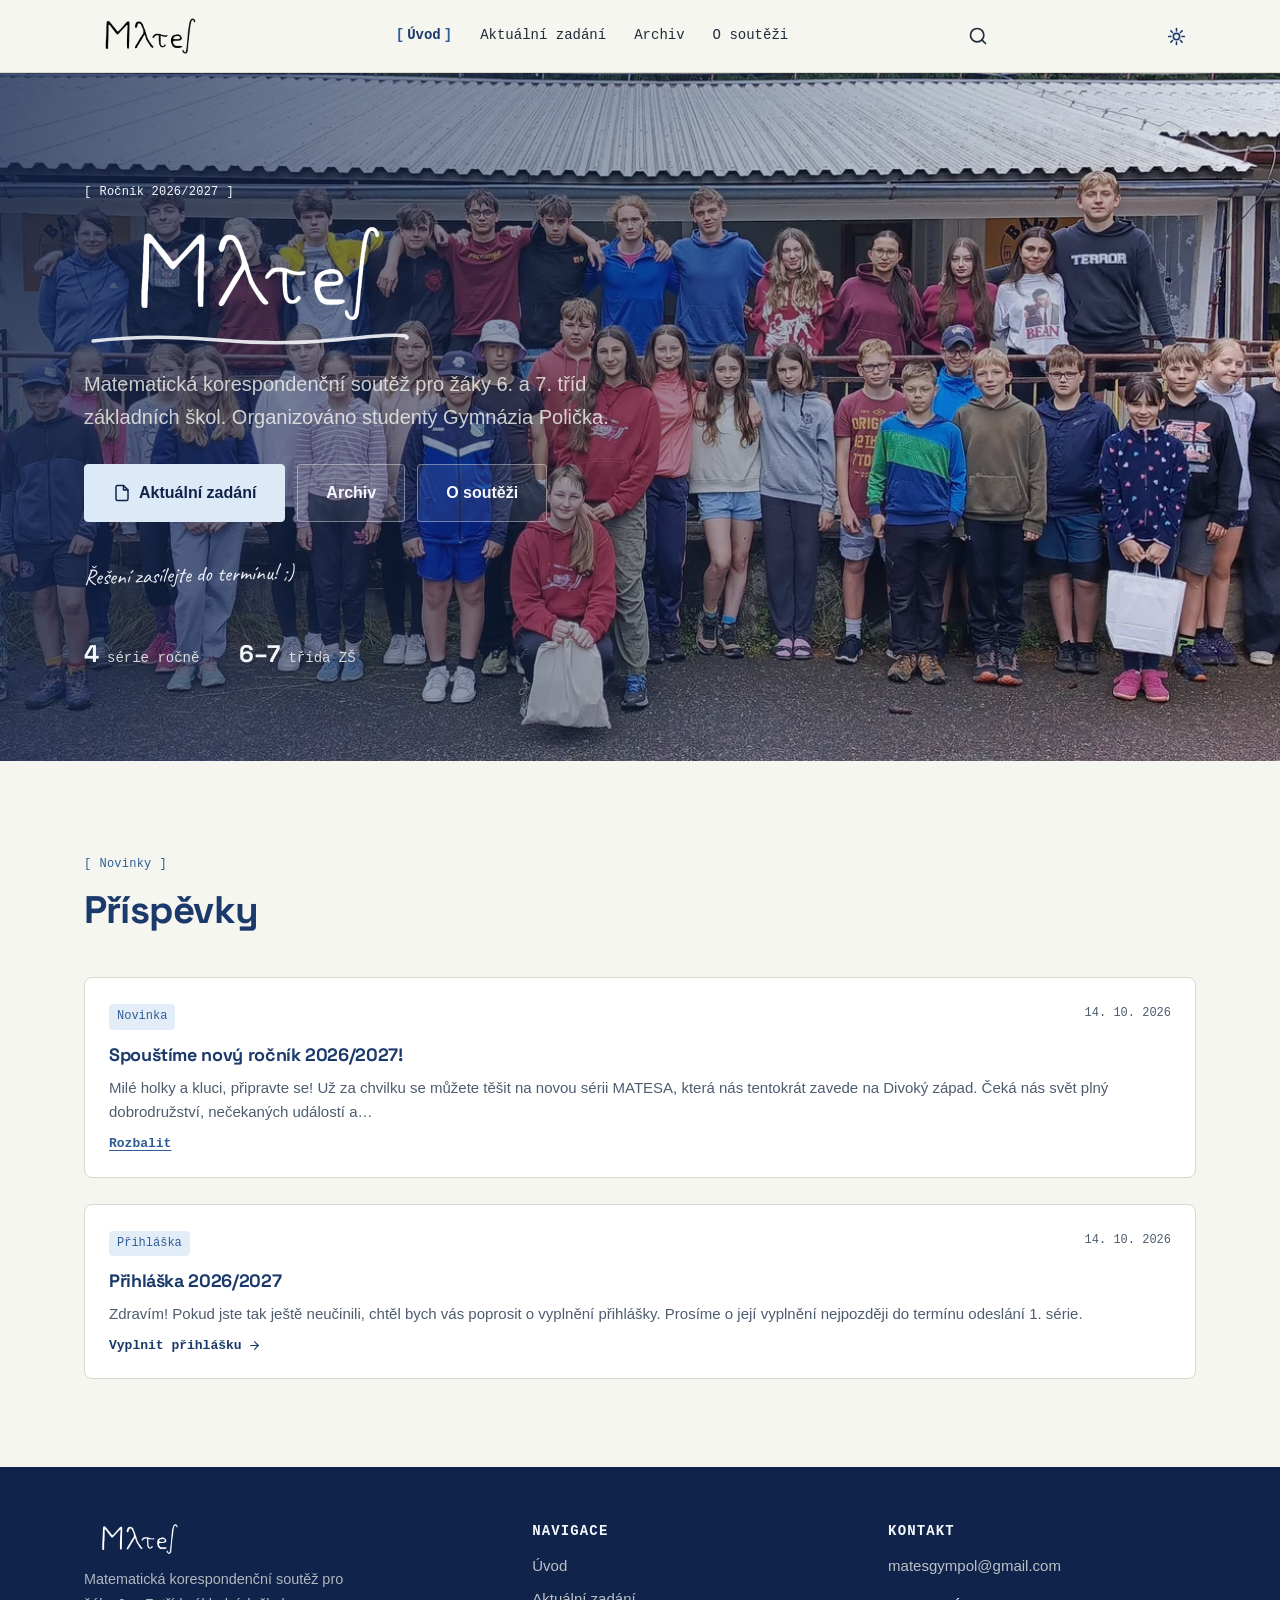
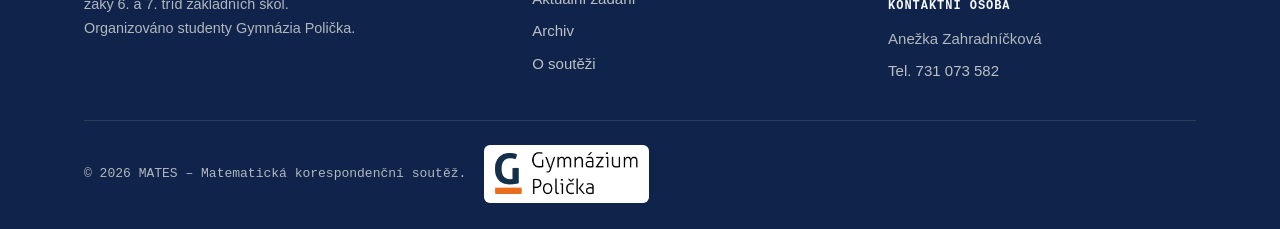
<file: index.html>
<!DOCTYPE html>
<html lang="cs">
<head>
<meta charset="UTF-8">
<meta name="viewport" content="width=device-width, initial-scale=1">
<title>MATES – Matematická korespondenční soutěž pro žáky 6. a 7. tříd</title>
<meta name="description" content="MATES (matesgympolicka) – matematická korespondenční soutěž pro žáky 6. a 7. tříd základních škol. Organizuje Gymnázium Polička. Řešte úlohy, soutěžte s ostatními a rozvíjejte matematické dovednosti.">
<meta name="keywords" content="matematická soutěž, MATES, matesgympolicka, matesgympol, gympolicka mates, matematická korespondenční soutěž, Gymnázium Polička, matematika pro žáky, matematické úlohy, soutěž ZŠ, matematika 6. třída, matematika 7. třída, Polička matematika, matematická olympiáda, korespondenční soutěž, matematika ke stažení, matematické příklady, matematika pro děti, soutěž z matematiky, matematická hádanka, logické úlohy">
<link rel="canonical" href="https://matesgympolicka.me/">
<link rel="alternate" hreflang="cs" href="https://matesgympolicka.me/">
<link rel="icon" href="assets/images/favicon.png" type="image/png">
<link rel="apple-touch-icon" href="assets/images/apple-touch-icon.png">
<meta name="theme-color" content="#1B3A6B" media="(prefers-color-scheme: light)">
<meta name="theme-color" content="#0F1729" media="(prefers-color-scheme: dark)">
<meta property="og:type" content="website">
<meta property="og:title" content="MATES – Matematická korespondenční soutěž pro žáky 6. a 7. tříd">
<meta property="og:description" content="Matematická korespondenční soutěž pro žáky 6. a 7. tříd základních škol. Řešte úlohy, soutěžte s ostatními a rozvíjejte své matematické dovednosti.">
<meta property="og:image" content="https://matesgympolicka.me/assets/images/back1.webp">
<meta property="og:url" content="https://matesgympolicka.me/">
<meta property="og:locale" content="cs_CZ">
<meta property="og:site_name" content="MATES – Matematická korespondenční soutěž">
<meta name="twitter:card" content="summary_large_image">
<meta name="twitter:title" content="MATES – Matematická korespondenční soutěž pro žáky 6. a 7. tříd">
<meta name="twitter:description" content="Matematická korespondenční soutěž pro žáky 6. a 7. tříd základních škol. Řešte úlohy, soutěžte s ostatními a rozvíjejte své matematické dovednosti.">
<meta name="twitter:image" content="https://matesgympolicka.me/assets/images/back1.webp">
<link rel="preload" as="image" href="assets/images/back26-4.webp">
<script type="application/ld+json">
{
  "@context": "https://schema.org",
  "@type": "EducationalOrganization",
  "name": "MATES – Matematická korespondenční soutěž",
  "description": "Matematická korespondenční soutěž pro žáky 6. a 7. tříd základních škol",
  "url": "https://matesgympolicka.me/",
  "logo": "https://matesgympolicka.me/assets/images/logo.webp",
  "parentOrganization": {
    "@type": "EducationalOrganization",
    "name": "Gymnázium Polička",
    "url": "https://www.gympolicka.cz"
  },
  "contactPoint": {
    "@type": "ContactPoint",
    "email": "matesgympol@gmail.com",
    "telephone": "+420-731-073-582",
    "contactType": "customer service",
    "availableLanguage": "Czech"
  },
  "sameAs": []
}
</script>

<script type="application/ld+json">
{
  "@context": "https://schema.org",
  "@type": "WebSite",
  "name": "MATES – Matematická korespondenční soutěž",
  "url": "https://matesgympolicka.me/",
  "description": "Matematická korespondenční soutěž pro žáky 6. a 7. tříd základních škol",
  "inLanguage": "cs",
  "potentialAction": {
    "@type": "SearchAction",
    "target": "https://matesgympolicka.me/vsechny-prispevky/?q={search_term_string}",
    "query-input": "required name=search_term_string"
  }
}
</script>
<script>(function(){var t=null;try{t=localStorage.getItem("mates-theme")}catch(e){}if(t!=="light"&&t!=="dark"){t=window.matchMedia&&matchMedia("(prefers-color-scheme: dark)").matches?"dark":"light"}document.documentElement.setAttribute("data-theme",t)})();</script>
<link rel="preconnect" href="https://fonts.googleapis.com">
<link rel="preconnect" href="https://fonts.gstatic.com" crossorigin>
<link href="https://fonts.googleapis.com/css2?family=Space+Grotesk:wght@500;600;700&family=Caveat:wght@600&display=swap" rel="stylesheet">
<link rel="stylesheet" href="style.css?v=9">
<meta name="robots" content="index, follow">

<script async src="https://www.googletagmanager.com/gtag/js?id=G-CM556R2S4N"></script>
<script>
  window.dataLayer = window.dataLayer || [];
  function gtag(){dataLayer.push(arguments);}
  gtag('js', new Date());
  gtag('config', 'G-CM556R2S4N');
</script>
</head>
<body>

<a class="skip-link" href="#main-content">Přeskočit na obsah</a>

<div class="chyba" id="chyba-obsah" hidden></div>

<header class="site-header" role="banner">
  <div class="container">
    <div class="nav">
      <a href="/" class="nav__brand" aria-label="MATES – Přejít na úvodní stránku">
        <picture><source type="image/avif" srcset="assets/images/logo.avif"><img loading="lazy" class="nav__logo" src="assets/images/logo.webp" alt="" width="398" height="114" aria-hidden="true"></picture>
      </a>

      <button type="button" class="nav__toggle" aria-controls="mobile-navigation" aria-expanded="false" aria-label="Otevřít menu">
        <span></span><span></span><span></span>
      </button>

      <nav aria-label="Hlavní navigace">
        <ul class="nav__menu">
          <li><a href="/" class="nav__link is-active" aria-current="page">Úvod</a></li>
          <li><a href="/aktualni-zadani" class="nav__link">Aktuální zadání</a></li>
          <li><a href="/archiv" class="nav__link">Archiv</a></li>
          <li><a href="/o-soutezi" class="nav__link">O soutěži</a></li>
        </ul>
      </nav>

      <button type="button" class="nav__search" id="search-toggle" aria-label="Hledat" aria-expanded="false">
        <svg xmlns="http://www.w3.org/2000/svg" width="20" height="20" viewBox="0 0 24 24" fill="none" stroke="currentColor" stroke-width="2" stroke-linecap="round" stroke-linejoin="round" aria-hidden="true"><circle cx="11" cy="11" r="8"/><line x1="21" y1="21" x2="16.65" y2="16.65"/></svg>
      </button>

      <button type="button" class="theme-toggle" aria-label="Přepnout tmavý režim">
        <svg class="icon-sun" xmlns="http://www.w3.org/2000/svg" width="20" height="20" viewBox="0 0 24 24" fill="none" stroke="currentColor" stroke-width="2" stroke-linecap="round" stroke-linejoin="round" aria-hidden="true"><circle cx="12" cy="12" r="4"/><line x1="12" y1="2" x2="12" y2="5"/><line x1="12" y1="19" x2="12" y2="22"/><line x1="2" y1="12" x2="5" y2="12"/><line x1="19" y1="12" x2="22" y2="12"/><line x1="4.9" y1="4.9" x2="7" y2="7"/><line x1="17" y1="17" x2="19.1" y2="19.1"/><line x1="4.9" y1="19.1" x2="7" y2="17"/><line x1="17" y1="7" x2="19.1" y2="4.9"/></svg>
        <svg class="icon-moon" xmlns="http://www.w3.org/2000/svg" width="20" height="20" viewBox="0 0 24 24" fill="none" stroke="currentColor" stroke-width="2" stroke-linecap="round" stroke-linejoin="round" aria-hidden="true"><path d="M21 12.8A9 9 0 1 1 11.2 3a7 7 0 0 0 9.8 9.8z"/></svg>
      </button>
    </div>
  </div>
</header>

<div class="mobile-nav__overlay" id="mobile-nav-overlay" aria-hidden="true"></div>

<nav id="mobile-navigation" class="mobile-nav" aria-label="Mobilní navigace" aria-hidden="true">
  <div class="mobile-nav__header">
    <button type="button" class="mobile-nav__close" aria-label="Zavřít menu">
      <svg xmlns="http://www.w3.org/2000/svg" width="22" height="22" viewBox="0 0 24 24" fill="none" stroke="currentColor" stroke-width="2" stroke-linecap="round" stroke-linejoin="round"><line x1="18" y1="6" x2="6" y2="18"/><line x1="6" y1="6" x2="18" y2="18"/></svg>
    </button>
  </div>
  <div class="mobile-nav__content">
    <div class="mobile-nav__search">
      <input type="search" id="mobile-search-input" class="search__input" placeholder="Hledat…" aria-label="Vyhledat na webu" autocomplete="off">
      <div class="search__results" id="mobile-search-results" hidden></div>
    </div>
    <ul class="mobile-nav__list">
      <li><a href="/" class="is-active" aria-current="page">Úvod</a></li>
      <li><a href="/aktualni-zadani">Aktuální zadání</a></li>
      <li><a href="/archiv">Archiv</a></li>
      <li><a href="/o-soutezi">O soutěži</a></li>
    </ul>
  </div>
  <div class="mobile-nav__footer">
    <h4>Kontakt</h4>
    <a data-z="email-link" href="mailto:matesgympol@gmail.com">matesgympol@gmail.com</a>
    <span data-z="skola">Gymnázium Polička</span>
    <button type="button" class="theme-toggle" aria-label="Přepnout tmavý režim">
      <svg class="icon-sun" xmlns="http://www.w3.org/2000/svg" width="20" height="20" viewBox="0 0 24 24" fill="none" stroke="currentColor" stroke-width="2" stroke-linecap="round" stroke-linejoin="round" aria-hidden="true"><circle cx="12" cy="12" r="4"/><line x1="12" y1="2" x2="12" y2="5"/><line x1="12" y1="19" x2="12" y2="22"/><line x1="2" y1="12" x2="5" y2="12"/><line x1="19" y1="12" x2="22" y2="12"/><line x1="4.9" y1="4.9" x2="7" y2="7"/><line x1="17" y1="17" x2="19.1" y2="19.1"/><line x1="4.9" y1="19.1" x2="7" y2="17"/><line x1="17" y1="7" x2="19.1" y2="4.9"/></svg>
      <svg class="icon-moon" xmlns="http://www.w3.org/2000/svg" width="20" height="20" viewBox="0 0 24 24" fill="none" stroke="currentColor" stroke-width="2" stroke-linecap="round" stroke-linejoin="round" aria-hidden="true"><path d="M21 12.8A9 9 0 1 1 11.2 3a7 7 0 0 0 9.8 9.8z"/></svg>
      <span>Tmavý režim</span>
    </button>
  </div>
</nav>

<main id="main-content">

  <section class="hero" aria-label="Úvodní sekce">
    <div class="hero__bg" id="hero-fotka"></div>

    <div class="container">
      <div class="hero__content">
        <span class="eyebrow" id="hero-stav">Ročník 2025/2026 · aktivní</span>
        <h1 class="hero__title"><picture><source type="image/avif" srcset="assets/images/logo-white.avif"><img class="hero__logo" src="assets/images/logo-white.webp" alt="MATES" width="699" height="201"></picture></h1>
        <svg class="chalk-underline" viewBox="0 0 300 14" preserveAspectRatio="none" aria-hidden="true">
          <path d="M3 9 Q 60 2 120 8 T 240 7 T 297 6" fill="none" stroke="currentColor" stroke-width="3.5" stroke-linecap="round"/>
        </svg>
        <p class="hero__subtitle" id="hero-podtitulek"></p>
        <div class="hero__actions">
          <a href="/aktualni-zadani" class="btn btn-chalk btn-lg">
            <svg xmlns="http://www.w3.org/2000/svg" width="18" height="18" viewBox="0 0 24 24" fill="none" stroke="currentColor" stroke-width="2" stroke-linecap="round" stroke-linejoin="round"><path d="M14 2H6a2 2 0 0 0-2 2v16a2 2 0 0 0 2 2h12a2 2 0 0 0 2-2V8z"/><polyline points="14 2 14 8 20 8"/></svg>
            Aktuální zadání
          </a>
          <a href="/archiv" class="btn btn-ghost btn-lg">Archiv</a>
          <a href="/o-soutezi" class="btn btn-ghost btn-lg">O soutěži</a>
        </div>
        <p class="hero__note" id="hero-poznamka" hidden></p>
        <div class="hero__stats" id="hero-statistiky"></div>
      </div>
    </div>
  </section>

  <section class="section" id="prispevky">
    <div class="container">
      <div class="section__head">
        <span class="eyebrow">Novinky</span>
        <h2 class="section__title"><a href="/vsechny-prispevky">Příspěvky</a></h2>
      </div>
      <div class="posts-grid" id="posts-grid" aria-live="polite" aria-busy="true">
      <div class="skeleton--card"><div class="skeleton skeleton--title"></div><div class="skeleton skeleton--text"></div><div class="skeleton skeleton--text" style="width:60%"></div></div>
      <div class="skeleton--card"><div class="skeleton skeleton--title"></div><div class="skeleton skeleton--text"></div></div>
      <div class="skeleton--card"><div class="skeleton skeleton--title"></div><div class="skeleton skeleton--text"></div></div></div>
    </div>
  </section>

</main>

<footer class="site-footer" role="contentinfo">
  <div class="container">
    <div class="footer-top">
      <div>
        <div class="footer-brand"><picture><source type="image/avif" srcset="assets/images/logo-white.avif"><img loading="lazy" class="footer-logo" src="assets/images/logo-white.webp" alt="" width="699" height="201" aria-hidden="true"></picture></div>
        <p class="footer-desc">Matematická korespondenční soutěž pro žáky 6. a 7. tříd základních škol. Organizováno studenty Gymnázia Polička.</p>
      </div>
      <div>
        <h4 class="footer-heading">Navigace</h4>
        <nav class="footer-links" aria-label="Patička navigace">
          <a href="/">Úvod</a>
          <a href="/aktualni-zadani">Aktuální zadání</a>
          <a href="/archiv">Archiv</a>
          <a href="/o-soutezi">O soutěži</a>
        </nav>
      </div>
      <div>
        <h4 class="footer-heading">Kontakt</h4>
        <div class="footer-links">
          <a data-z="email-link" href="mailto:matesgympol@gmail.com">matesgympol@gmail.com</a>
          <span class="footer-subhead">Kontaktní osoba</span>
          <span data-z="osoba">Anežka Zahradníčková</span>
          <a data-z="telefon" href="tel:731073582">Tel. 731 073 582</a>
        </div>
      </div>
    </div>
    <div class="footer-bottom">
      <span class="footer-bottom__group">
        <span>&copy; <span data-z="rok-letos">2026</span> MATES – Matematická korespondenční soutěž.</span>
        <a class="footer-school-logo" href="https://www.gympolicka.cz" target="_blank" rel="noopener" aria-label="Gymnázium Polička – web školy"><picture><source type="image/avif" srcset="assets/images/skola-logo.avif"><img loading="lazy" src="assets/images/skola-logo.webp" alt="Gymnázium Polička" width="487" height="159"></picture></a>
      </span>
    </div>
  </div>
</footer>

<script src="obsah.js?v=9"></script>
<script src="main.js?v=9"></script>
</body>
</html>
</file>
<file: style.css>
:root {
  color-scheme: light;
  --ink: #1B3A6B;
  --ink-2: #10234A;
  --paper: #F5F6EF;
  --paper-2: #ECEEE3;
  --box: #F0F1EB;
  --chalk: #F4F7FB;   
  --chalk-deep: #2F5D94; 
  --coral: #C6512F;
  --coral-bg: #FBEAE2;
  --line: #DAD9CC;
  --text: #202B38;      
  --text-muted: #4E5C70; 
  --white: #FFFFFF;

  
  --blue-50: #E3EDF8;
  --blue-100: #DCE9F7;
  --blue-200: #C9DDF2;

  --hero-bg: #10234A;
  --shadow-hdr: 0 6px 20px rgba(16,35,74,0.14);

  --font-display: "Space Grotesk", "Segoe UI", sans-serif;
  --font-body: -apple-system, BlinkMacSystemFont, "Segoe UI", Roboto, "Helvetica Neue", Arial, sans-serif;
  --font-mono: ui-monospace, "Cascadia Mono", "Segoe UI Mono", Menlo, Consolas, monospace;
  --font-hand: "Caveat", "Segoe Script", cursive;

  
  --text-xs: 0.75rem; --text-sm: 0.875rem; --text-md: 1.0625rem;
  --text-lg: 1.125rem; --text-xl: 1.375rem; --text-2xl: 1.75rem; --text-3xl: 2.4rem;
  
  --dur-1: 0.15s; --dur-2: 0.25s; --dur-3: 0.4s;

  --radius-sm: 4px;
  --radius-md: 8px;
  --container: 1160px;
  --pad: 24px;
  --gap-section: 88px;

  --ease: cubic-bezier(0.4, 0, 0.2, 1);
}


[data-theme="dark"] {
  color-scheme: dark;
  --ink: #DCE5F1;
  --ink-2: #0A111F;
  --paper: #0F1729;
  --paper-2: #16213A;
  --box: #1D2B48;
  --chalk: #F4F7FB;
  --chalk-deep: #8FB4E0;
  --coral: #E37E5A;
  --coral-bg: #3A241C;
  --line: rgba(220,231,245,0.14);
  --text: #C9D4E2;
  --text-muted: #9AA7BA; 
  --white: #17223B;
  --blue-50: #22355A;
  --blue-100: #2A3F68;
  --blue-200: #33507F;
  --hero-bg: #0B1526;
  --shadow-hdr: 0 6px 20px rgba(0,0,0,0.5);
}
[data-theme="dark"] .btn-primary:hover { background: var(--blue-200); border-color: var(--blue-200); color: var(--ink-2); }
[data-theme="dark"] .btn-chalk { color: var(--chalk); }
[data-theme="dark"] .btn-chalk:hover { color: var(--chalk); }
[data-theme="dark"] .skip-link { color: var(--ink-2); }
[data-theme="dark"] .info-item__logo, [data-theme="dark"] .footer-school-logo img { background: #fff; }

[data-theme="dark"] .archiv-link { border-color: var(--line); }
[data-theme="dark"] a.archiv-link:hover { border-color: var(--chalk-deep); background: var(--blue-50); }
@media (max-width: 900px) { .nav .theme-toggle { display: none; } }


*, *::before, *::after { box-sizing: border-box; margin: 0; padding: 0; }
html { -webkit-font-smoothing: antialiased; scroll-padding-top: 84px; transition: color 0.3s ease, background-color 0.3s ease; }
body {
  font-family: var(--font-body);
  font-size: 1rem;
  color: var(--text);
  background: var(--paper);
  line-height: 1.65;
  overflow-x: hidden;
  min-height: 100vh;
  display: flex;
  flex-direction: column;
  transition: background-color 0.35s ease, color 0.35s ease;
}
main { flex: 1; }
img { max-width: 100%; height: auto; display: block; }
a { color: inherit; text-decoration: none; }
ul, ol { list-style: none; }
button { font: inherit; cursor: pointer; background: none; border: none; color: inherit; }
h1, h2, h3, h4 {
  font-family: var(--font-display);
  color: var(--ink);
  line-height: 1.2;
  font-weight: 700;
  letter-spacing: -0.02em;
}
p { margin-bottom: 1rem; }
p:last-child { margin-bottom: 0; }
svg { display: block; }

:focus-visible { outline: 2px solid var(--chalk-deep); outline-offset: 2px; }
::selection { background: var(--chalk-deep); color: var(--paper); }
.hero :focus-visible, .page-hero :focus-visible, .site-footer :focus-visible, .btn-ghost:focus-visible { outline-color: rgba(244,247,251,0.95); }

@media (prefers-reduced-motion: reduce) {
  * { animation-duration: 0.01ms !important; transition-duration: 0.01ms !important; }
}


.container { max-width: var(--container); margin: 0 auto; padding: 0 var(--pad); }
.section { padding: var(--gap-section) 0; }
.section--alt { background: var(--paper-2); }
.section__head { margin-bottom: 44px; }
.section__head .eyebrow { margin-bottom: 12px; }
.section__title { font-size: clamp(1.75rem, 4vw, 2.4rem); }

.sr-only {
  position: absolute; width: 1px; height: 1px; padding: 0; margin: -1px;
  overflow: hidden; clip: rect(0,0,0,0); white-space: nowrap; border: 0;
}

.skip-link {
  position: absolute; top: -100%; left: 16px;
  background: var(--ink); color: var(--white);
  padding: 10px 18px; border-radius: 0 0 var(--radius-sm) var(--radius-sm);
  z-index: 9999; font-weight: 600; font-family: var(--font-mono); font-size: 0.85rem;
}
.skip-link:focus { top: 0; }


.eyebrow {
  display: inline-flex; align-items: center; gap: 8px;
  font-family: var(--font-mono); font-size: 0.75rem; font-weight: 500;
  letter-spacing: 0.02em; color: var(--chalk-deep);
}
.eyebrow::before { content: "["; }
.eyebrow::after { content: "]"; }


.btn {
  display: inline-flex; align-items: center; justify-content: center; gap: 8px;
  padding: 12px 22px; border-radius: var(--radius-sm);
  font-size: 0.9375rem; font-weight: 600;
  border: 1.5px solid transparent; transition: opacity 0.15s var(--ease), background-color 0.15s var(--ease), color 0.15s var(--ease);
  white-space: nowrap;
}
.btn:active { opacity: 0.88; }
.btn-primary { background: var(--ink); color: var(--paper); border-color: var(--ink); }
.btn-primary:hover { background: var(--ink-2); border-color: var(--ink-2); }
.btn-chalk { background: var(--blue-100); color: var(--ink-2); border-color: var(--blue-100); }
.btn-chalk:hover { background: var(--blue-200); border-color: var(--blue-200); }
.btn-outline { background: transparent; color: var(--ink); border-color: var(--ink); }
.btn-outline:hover { background: var(--ink); color: var(--paper); }
.btn-ghost { background: rgba(245,246,239,0.08); color: var(--chalk); border-color: rgba(245,246,239,0.4); }
.btn-ghost:hover { background: rgba(245,246,239,0.18); }
.btn-sm { padding: 8px 16px; font-size: 0.8125rem; }
.btn-lg { padding: 15px 28px; font-size: 1rem; }
.btn-full { width: 100%; }


.chyba {
  background: var(--coral-bg); color: var(--coral);
  border-bottom: 2px solid var(--coral);
  padding: 12px var(--pad); font-size: 0.875rem; font-weight: 600;
}


.site-header {
  position: sticky; top: 0; z-index: 1000;
  background: var(--paper);
  border-bottom: 1px solid var(--line);
  transition: box-shadow 0.25s var(--ease), background-color 0.35s ease, border-color 0.35s ease;
}
.site-header.is-scrolled { box-shadow: var(--shadow-hdr); }

.nav { display: flex; align-items: center; justify-content: space-between; height: 72px; gap: 16px; }
.nav__brand { display: flex; align-items: center; gap: 10px; font-family: var(--font-display); font-weight: 700; font-size: 1.25rem; color: var(--ink); }
.nav__logo { height: 38px; width: auto; transition: opacity 0.3s ease; }
.nav__brand-mark {
  display: flex; align-items: center; justify-content: center; width: 36px; height: 36px;
  background: var(--ink); color: var(--chalk); border-radius: var(--radius-sm);
  font-family: var(--font-mono); font-weight: 700; font-size: 0.95rem;
}

.theme-toggle {
  display: inline-flex; align-items: center; justify-content: center;
  width: 40px; height: 40px; border-radius: var(--radius-sm);
  color: var(--ink); background: transparent; border: 1px solid transparent;
  cursor: pointer; transition: background var(--dur-1) var(--ease), color var(--dur-1) var(--ease), border-color var(--dur-1) var(--ease);
}
.theme-toggle:hover { background: var(--paper-2); color: var(--chalk-deep); border-color: var(--line); }
.theme-toggle svg { width: 19px; height: 19px; }
.theme-toggle .icon-moon { display: none; }
[data-theme="dark"] .theme-toggle .icon-sun { display: none; }
[data-theme="dark"] .theme-toggle .icon-moon { display: block; }

.nav__toggle { display: none; }

.nav__menu { display: flex; align-items: center; gap: 4px; }
.nav__link {
  display: block; padding: 7px 12px; font-size: 0.875rem; font-weight: 500;
  color: var(--text); border-radius: var(--radius-sm); font-family: var(--font-mono);
}
.nav__link:hover { background: var(--paper-2); color: var(--ink); }
.nav__link.is-active { color: var(--ink); font-weight: 600; }
.nav__link.is-active::before { content: "["; color: var(--chalk-deep); margin-right: 3px; }
.nav__link.is-active::after { content: "]"; color: var(--chalk-deep); margin-left: 3px; }

@media (max-width: 900px) {
  .nav__menu { display: none; }
  .nav > nav { display: none; }
  .nav__toggle {
    display: flex; flex-direction: column; justify-content: center; align-items: center;
    gap: 5px; width: 44px; height: 44px; border-radius: var(--radius-sm);
    position: relative; z-index: 1100;
  }
  .nav__toggle span { display: block; width: 22px; height: 2px; background: var(--ink); border-radius: 2px; transition: transform 0.25s var(--ease), opacity 0.2s var(--ease); }
  .nav__toggle.active span:nth-child(1) { transform: translateY(7px) rotate(45deg); }
  .nav__toggle.active span:nth-child(2) { opacity: 0; }
  .nav__toggle.active span:nth-child(3) { transform: translateY(-7px) rotate(-45deg); }
}
@media (min-width: 901px) { .nav__toggle { display: none !important; } }

.mobile-nav, .mobile-nav__overlay { display: none; }

@media (max-width: 900px) {
  .mobile-nav__overlay {
    display: block; position: fixed; inset: 0; background: rgba(16,35,74,0.55);
    z-index: 1050; opacity: 0; visibility: hidden; pointer-events: none;
    transition: opacity 0.3s ease, visibility 0.3s;
  }
  .mobile-nav__overlay.active { opacity: 1; visibility: visible; pointer-events: auto; }

  .mobile-nav {
    display: flex; flex-direction: column;
    position: fixed; top: 0; right: 0; bottom: 0; width: 320px; max-width: 85vw;
    background: var(--paper); z-index: 1100; transform: translateX(100%);
    transition: transform 0.35s var(--ease);
    box-shadow: -8px 0 30px rgba(16,35,74,0.18);
    background-image:
      linear-gradient(var(--line) 1px, transparent 1px),
      linear-gradient(90deg, var(--line) 1px, transparent 1px);
    background-size: 24px 24px; background-position: -1px -1px;
  }
  .mobile-nav.active { transform: translateX(0); }

  .mobile-nav__header { display: flex; justify-content: flex-end; align-items: center; padding: 14px 20px; border-bottom: 1px solid var(--line); height: 72px; background: var(--paper); }
  .mobile-nav__close { display: flex; align-items: center; justify-content: center; width: 40px; height: 40px; border-radius: var(--radius-sm); color: var(--ink); }
  .mobile-nav__close:hover { background: var(--paper-2); }

  .mobile-nav__content { flex: 1; overflow-y: auto; padding: 24px; }
  .mobile-nav__list { display: flex; flex-direction: column; gap: 2px; }
  .mobile-nav__list a {
    display: block; padding: 15px 4px; font-size: 1.2rem; font-weight: 600; font-family: var(--font-display);
    color: var(--ink); border-bottom: 1px solid var(--line);
  }
  .mobile-nav__list a.is-active { color: var(--chalk-deep); }
  .mobile-nav__list li:last-child a { border-bottom: none; }

  .mobile-nav__footer { padding: 20px 24px calc(20px + env(safe-area-inset-bottom)); border-top: 1px solid var(--line); background: var(--paper); }
  .mobile-nav__footer h4 { font-family: var(--font-mono); font-size: 0.75rem; font-weight: 600; text-transform: uppercase; letter-spacing: 0.08em; color: var(--text-muted); margin-bottom: 8px; }
  .mobile-nav__footer a { display: block; font-size: 0.9375rem; color: var(--ink); font-weight: 600; margin-bottom: 4px; }
  .mobile-nav__footer span { display: block; font-size: 0.9375rem; color: var(--text-muted); }
  .mobile-nav__footer .theme-toggle { width: 100%; margin-top: 16px; gap: 8px; border: 1px solid var(--line); background: var(--paper-2); }
}


.hero {
  position: relative; overflow: hidden; padding: 104px 0 88px;
  background: var(--hero-bg);
  background-image:
    linear-gradient(rgba(245,246,239,0.055) 1px, transparent 1px),
    linear-gradient(90deg, rgba(245,246,239,0.055) 1px, transparent 1px);
  background-size: 44px 44px;
}
.hero__bg { position: absolute; inset: 0; background-size: cover; background-position: center; }
.hero__bg::after {
  content: ""; position: absolute; inset: 0;
  background: linear-gradient(100deg, rgba(16,35,74,0.78) 0%, rgba(16,35,74,0.42) 45%, rgba(16,35,74,0.04) 100%);
}
.hero__content { position: relative; z-index: 2; max-width: 720px; animation: rise 0.6s var(--ease) both; }
.hero .eyebrow { color: var(--chalk); margin-bottom: 20px; }
.hero__title {
  display: block; margin-bottom: 8px;
}
.hero__logo {
  width: clamp(230px, 36vw, 350px); height: auto; display: block;
}
.chalk-underline {
  display: block; width: min(320px, 70%); height: 14px; color: var(--chalk);
  margin: 0 0 22px 6px; opacity: 0.9;
}
.hero__subtitle {
  font-size: clamp(1rem, 2.2vw, 1.25rem); color: rgba(245,246,239,0.8);
  margin-bottom: 30px; max-width: 560px;
}
.hero__actions { display: flex; flex-wrap: wrap; gap: 12px; margin-bottom: 28px; }
.hero__note {
  font-family: var(--font-hand); font-size: 1.35rem; color: var(--chalk);
  transform: rotate(-1.5deg); margin-bottom: 48px; opacity: 0.95;
}
.hero__stats { display: flex; flex-wrap: wrap; gap: 40px; font-family: var(--font-mono); }
.hero__stat { color: rgba(245,246,239,0.85); font-size: 0.875rem; }
.hero__stat b { font-family: var(--font-display); font-size: 1.5rem; color: var(--chalk); font-weight: 700; margin-right: 8px; }
@keyframes rise {
  from { opacity: 0; transform: translateY(16px); }
  to { opacity: 1; transform: none; }
}


.doodle {
  position: absolute; color: var(--chalk); opacity: 0.16;
  font-family: var(--font-mono); font-weight: 600;
  pointer-events: none; z-index: 1;
}
.doodle text { fill: currentColor; }
.doodle--1 { top: 120px; right: 8%; width: 220px; transform: rotate(6deg); }
.doodle--2 { bottom: 90px; right: 22%; width: 190px; transform: rotate(-5deg); }
.doodle--3 { top: 52%; right: 4%; width: 120px; transform: rotate(-8deg); }
.doodle--4 { top: 30%; right: 30%; width: 150px; transform: rotate(4deg); }
@media (max-width: 900px) { .doodle { display: none; } }


.page-hero {
  position: relative; overflow: hidden; padding: 72px 0 52px;
  background: var(--hero-bg);
  background-image:
    linear-gradient(rgba(245,246,239,0.055) 1px, transparent 1px),
    linear-gradient(90deg, rgba(245,246,239,0.055) 1px, transparent 1px);
  background-size: 44px 44px;
}
.page-hero__bg { position: absolute; inset: 0; background-size: cover; background-position: center; }
.page-hero__bg::after { content: ""; position: absolute; inset: 0; background: linear-gradient(100deg, rgba(16,35,74,0.75) 0%, rgba(16,35,74,0.4) 50%, rgba(16,35,74,0.06) 100%); }
.page-hero .container { position: relative; z-index: 2; }
.page-hero .eyebrow { color: var(--chalk); margin-bottom: 12px; }
.page-hero h1 { color: var(--chalk); font-size: clamp(2rem, 4.5vw, 2.9rem); margin-bottom: 10px; }
.page-hero p { color: rgba(245,246,239,0.78); max-width: 600px; font-size: 1.0625rem; }




.worksheet, .vzkaz, .assignment {
  position: relative; background: var(--white); border: 1px solid var(--line);
  border-radius: var(--radius-md);
}
.worksheet {
  padding: 26px 24px 22px; display: flex; flex-direction: column; gap: 0;
  transition: transform 0.2s var(--ease), box-shadow 0.2s var(--ease), border-color 0.2s var(--ease), background-color 0.35s ease;
}
.worksheet:hover {
  transform: translateY(-2px);
  box-shadow: 0 8px 24px rgba(16,35,74,0.1);
  border-color: var(--chalk-deep);
}
.worksheet__top { display: flex; justify-content: space-between; align-items: flex-start; gap: 10px; margin-bottom: 14px; }
.worksheet__tag { font-family: var(--font-mono); font-size: 0.75rem; color: var(--chalk-deep); background: var(--blue-50); padding: 3px 8px; border-radius: var(--radius-sm); white-space: nowrap; }
.worksheet__date { font-family: var(--font-mono); font-size: 0.75rem; color: var(--text-muted); white-space: nowrap; }
.worksheet__title { font-size: 1.125rem; margin-bottom: 10px; }
.worksheet__title a:hover { color: var(--chalk-deep); }
.worksheet__excerpt { color: var(--text-muted); font-size: 0.9375rem; margin-bottom: 18px; flex: 1; }
.worksheet__link { display: inline-flex; align-items: center; gap: 6px; font-family: var(--font-mono); font-size: 0.8125rem; font-weight: 600; color: var(--ink); }
.worksheet__link:hover { color: var(--coral); }

.card-grid { display: grid; grid-template-columns: repeat(3, 1fr); gap: 26px 24px; }


.posts-grid { display: grid; grid-template-columns: 1fr; gap: 26px 24px; }
.posts-grid .worksheet--full { grid-column: 1 / -1; }
.worksheet__excerpt--clamp {
  display: -webkit-box; -webkit-line-clamp: 4; -webkit-box-orient: vertical; line-clamp: 4; overflow: hidden;
  margin-bottom: 8px;
  max-height: 7.3em;
}
.worksheet__excerpt {
  transition: max-height 0.35s var(--ease), margin-bottom 0.35s var(--ease);
}
.worksheet__toggle {
  align-self: flex-start; background: none; border: none; padding: 0;
  color: var(--chalk-deep); font-family: var(--font-mono); font-size: 0.8125rem; font-weight: 600;
  cursor: pointer; text-decoration: underline; text-underline-offset: 3px;
}
.worksheet__toggle:hover { color: var(--coral); }
.worksheet__full { color: var(--text-muted); font-size: 0.9375rem; margin-bottom: 18px; }
.worksheet__full p { margin-bottom: 12px; }
.worksheet__excerpt[hidden], .worksheet__full[hidden] { display: none !important; }

.worksheet.highlight { animation: hl-flash 2s var(--ease); }
@keyframes hl-flash {
  0% { box-shadow: 0 0 0 4px var(--chalk-deep); }
  100% { box-shadow: 0 0 0 4px rgba(47,93,148,0); }
}


.section__title a { color: inherit; text-decoration: none; }
.section__title a:hover { color: var(--chalk-deep); text-decoration: underline; text-underline-offset: 4px; }


.vzkaz { padding: 40px 36px 34px; max-width: 780px; transform: rotate(-0.4deg); }
.vzkaz__text { font-size: 1.125rem; line-height: 1.8; margin-bottom: 18px; }
.vzkaz__podpis { font-family: var(--font-hand); font-size: 1.6rem; color: var(--chalk-deep); margin-bottom: 26px; }
.vzkaz .btn { margin-top: 4px; }


.empty-state {
  text-align: center; padding: 40px 24px; background: var(--white);
  border: 1.5px dashed var(--line); border-radius: var(--radius-md);
  color: var(--text-muted); font-size: 0.9375rem;
}


.assignment { overflow: hidden; max-width: 760px; transform: rotate(-0.3deg); }
.assignment__head { padding: 30px 32px; border-bottom: 1px solid var(--line); }
.assignment__label { font-family: var(--font-mono); font-size: 0.8125rem; color: var(--chalk-deep); margin-bottom: 8px; }
.assignment__title { font-size: 1.5rem; margin-bottom: 14px; }
.assignment__deadline {
  display: inline-flex; align-items: center; gap: 8px;
  font-family: var(--font-mono); font-size: 0.8125rem;
  background: var(--blue-50); color: var(--chalk-deep); padding: 6px 12px; border-radius: var(--radius-sm);
}
.assignment__body { padding: 30px 32px 32px; }
.assignment__download {
  display: flex; align-items: center; justify-content: space-between; gap: 16px; flex-wrap: wrap;
  background: var(--box); border: 1px solid var(--line); border-radius: var(--radius-md);
  padding: 18px 22px; margin: 20px 0;
}
.assignment__file strong { display: block; font-size: 0.9375rem; }
.assignment__file span { font-size: 0.8125rem; color: var(--text-muted); }
.assignment__info { background: var(--box); border-radius: var(--radius-md); padding: 22px; margin-top: 24px; }
.assignment__info h3 { font-size: 1rem; margin-bottom: 8px; }
.assignment__info p { color: var(--text-muted); font-size: 0.9375rem; }
.assignment__info a { color: var(--ink); font-weight: 600; text-decoration: underline; text-decoration-color: var(--chalk); text-underline-offset: 3px; }
.assignment__info a:hover { color: var(--chalk-deep); }


.archiv-list { display: flex; flex-direction: column; gap: 12px; max-width: 760px; }
.archiv-item { background: var(--white); border: 1px solid var(--line); border-radius: var(--radius-md); overflow: hidden; transition: box-shadow 0.2s var(--ease); }
.archiv-item:hover { box-shadow: 0 4px 16px rgba(16,35,74,0.08); }
.archiv-toggle {
  width: 100%; display: flex; align-items: center; justify-content: space-between; gap: 12px;
  padding: 20px 24px; font-family: var(--font-display); font-weight: 700; font-size: 1.0625rem; color: var(--ink);
}
.archiv-toggle:hover { background: var(--paper-2); }
.archiv-chevron { width: 18px; height: 18px; flex-shrink: 0; transition: transform 0.25s var(--ease); }
.archiv-toggle[aria-expanded="true"] .archiv-chevron { transform: rotate(180deg); }


.archiv-panel { display: grid; grid-template-rows: 0fr; visibility: hidden; transition: grid-template-rows 0.3s var(--ease), visibility 0.3s; }
.archiv-panel.open { grid-template-rows: 1fr; visibility: visible; }
.archiv-panel__clip { overflow: hidden; min-height: 0; }
.archiv-panel__inner { padding: 4px 24px 20px; display: flex; flex-direction: column; gap: 8px; }
.archiv-link {
  display: flex; align-items: center; justify-content: space-between; gap: 12px; padding: 12px 14px;
  background: var(--box); border-radius: var(--radius-sm); font-size: 0.9375rem; font-weight: 500; color: var(--ink);
  border: 1px solid transparent; transition: border-color var(--dur-1) var(--ease);
}
a.archiv-link:hover { border-color: var(--chalk-deep); }
.archiv-link.disabled { color: var(--text-muted); cursor: default; }  .archiv-link .tag { font-family: var(--font-mono); font-size: 0.75rem; color: var(--text-muted); }
  a.archiv-link:hover .tag { color: var(--ink); }
  .archiv-series { display: flex; flex-direction: column; gap: 6px; }


.about-grid { display: grid; grid-template-columns: 1.5fr 1fr; gap: 56px; align-items: start; }
.o-nas h3 { font-size: 1.1875rem; margin: 1.9rem 0 0.7rem; }
.o-nas h3:first-child { margin-top: 0; }
.o-nas p { color: var(--text-muted); }

.info-list { display: flex; flex-direction: column; gap: 4px; }
.info-item { display: flex; gap: 14px; padding: 16px 0; border-bottom: 1px solid var(--line); }
.info-item:last-child { border-bottom: none; }
.info-item__icon { display: flex; align-items: center; justify-content: center; width: 38px; height: 38px; background: var(--paper-2); border-radius: var(--radius-sm); flex-shrink: 0; }
.info-item__icon svg { width: 18px; height: 18px; color: var(--ink); }
.info-item__label { font-family: var(--font-mono); font-size: 0.75rem; color: var(--text-muted); margin-bottom: 2px; }
.info-item__value { font-size: 0.9375rem; font-weight: 600; color: var(--ink); }
.info-item__value a { text-decoration: underline; text-decoration-color: var(--chalk); text-underline-offset: 3px; }
.info-item__value a:hover { color: var(--chalk-deep); }
.info-item__logo {
  height: 64px; width: auto; background: #fff;
  border: 1px solid var(--line); border-radius: 6px; padding: 6px 10px;
  margin-top: 12px;
}


.site-footer { background: var(--ink-2); color: rgba(245,246,239,0.7); padding: 56px 0 28px; transition: background-color 0.35s ease; }
.footer-top { display: grid; grid-template-columns: 1.3fr 1fr 1fr; gap: 48px; padding-bottom: 36px; border-bottom: 1px solid rgba(245,246,239,0.12); margin-bottom: 24px; }
.footer-brand { display: flex; align-items: center; gap: 10px; font-family: var(--font-display); font-weight: 700; font-size: 1.1875rem; color: var(--chalk); margin-bottom: 12px; }
.footer-logo { height: 32px; width: auto; transition: opacity 0.3s ease; }
.footer-desc { font-size: 0.9rem; line-height: 1.7; max-width: 280px; }
.footer-heading { font-family: var(--font-mono); font-size: 0.875rem; font-weight: 600; color: var(--chalk); text-transform: uppercase; letter-spacing: 0.08em; margin-bottom: 14px; }
.footer-links { display: flex; flex-direction: column; gap: 8px; }
.footer-links a { font-size: 0.9375rem; color: rgba(245,246,239,0.75); }
.footer-links a:hover { color: var(--chalk); }
.footer-links span { font-size: 0.9375rem; }
.footer-links .footer-subhead { font-family: var(--font-mono); font-size: 0.75rem; font-weight: 600; color: var(--chalk); text-transform: uppercase; letter-spacing: 0.08em; margin-top: 10px; margin-bottom: 2px; }
.footer-bottom { display: flex; justify-content: space-between; align-items: center; gap: 16px; flex-wrap: wrap; font-size: 0.8125rem; font-family: var(--font-mono); }
.footer-bottom a { color: rgba(245,246,239,0.78); }
.footer-bottom a:hover { color: var(--chalk); }
.footer-bottom__group { display: inline-flex; align-items: center; gap: 18px; flex-wrap: wrap; }
.footer-school-logo img { height: 58px; width: auto; background: #fff; border-radius: 6px; padding: 5px 9px; display: block; }


@media (max-width: 900px) {
  :root { --gap-section: 64px; }
  .card-grid { grid-template-columns: repeat(2, 1fr); }
  .about-grid { grid-template-columns: 1fr; gap: 40px; }
  .comments-grid { grid-template-columns: 1fr; }
  .footer-top { grid-template-columns: 1fr 1fr; gap: 32px; }
}
@media (max-width: 600px) {
  :root { --gap-section: 48px; --pad: 18px; }
  .card-grid { grid-template-columns: 1fr; }
  .hero { padding: 72px 0 60px; }
  .page-hero { padding: 52px 0 40px; }
  .hero__actions .btn { width: 100%; }
  .hero__stats { gap: 22px; }
  .footer-top { grid-template-columns: 1fr; gap: 26px; }
  .assignment__download { flex-direction: column; align-items: stretch; }
  .vzkaz { padding: 32px 26px 28px; }
}


@keyframes shimmer {
  0% { background-position: -200px 0; }
  100% { background-position: 200px 0; }
}
.skeleton {
  background: var(--paper-2);
  background-image: linear-gradient(90deg, var(--paper-2) 0px, rgba(255,255,255,0.4) 40px, var(--paper-2) 80px);
  background-size: 200px 100%;
  background-repeat: no-repeat;
  animation: shimmer 1.5s infinite linear;
  border-radius: var(--radius-sm);
}
.skeleton--text { height: 1rem; margin-bottom: 8px; width: 80%; }
.skeleton--title { height: 1.4rem; margin-bottom: 12px; width: 60%; }
.skeleton--card {
  padding: 26px 24px 22px;
  border: 1px solid var(--line);
  border-radius: var(--radius-md);
  background: var(--white);
}


@media print {
  .site-header, .site-footer, .hero, .page-hero, .mobile-nav, .mobile-nav__overlay,
  .skip-link, .theme-toggle, .doodle, .btn { display: none !important; }
  body { background: #fff; color: #000; }
  .section { padding: 16px 0; }
  .worksheet, .vzkaz, .assignment, .archiv-item, .card { box-shadow: none !important; transform: none !important; }
  .archiv-panel { display: block !important; visibility: visible !important; grid-template-rows: none; }
  .archiv-chevron { display: none; }
  a[href^="assets/"]::after { content: " (" attr(href) ")"; font-family: var(--font-mono); font-size: 0.75em; color: #555; }
}
</file>
